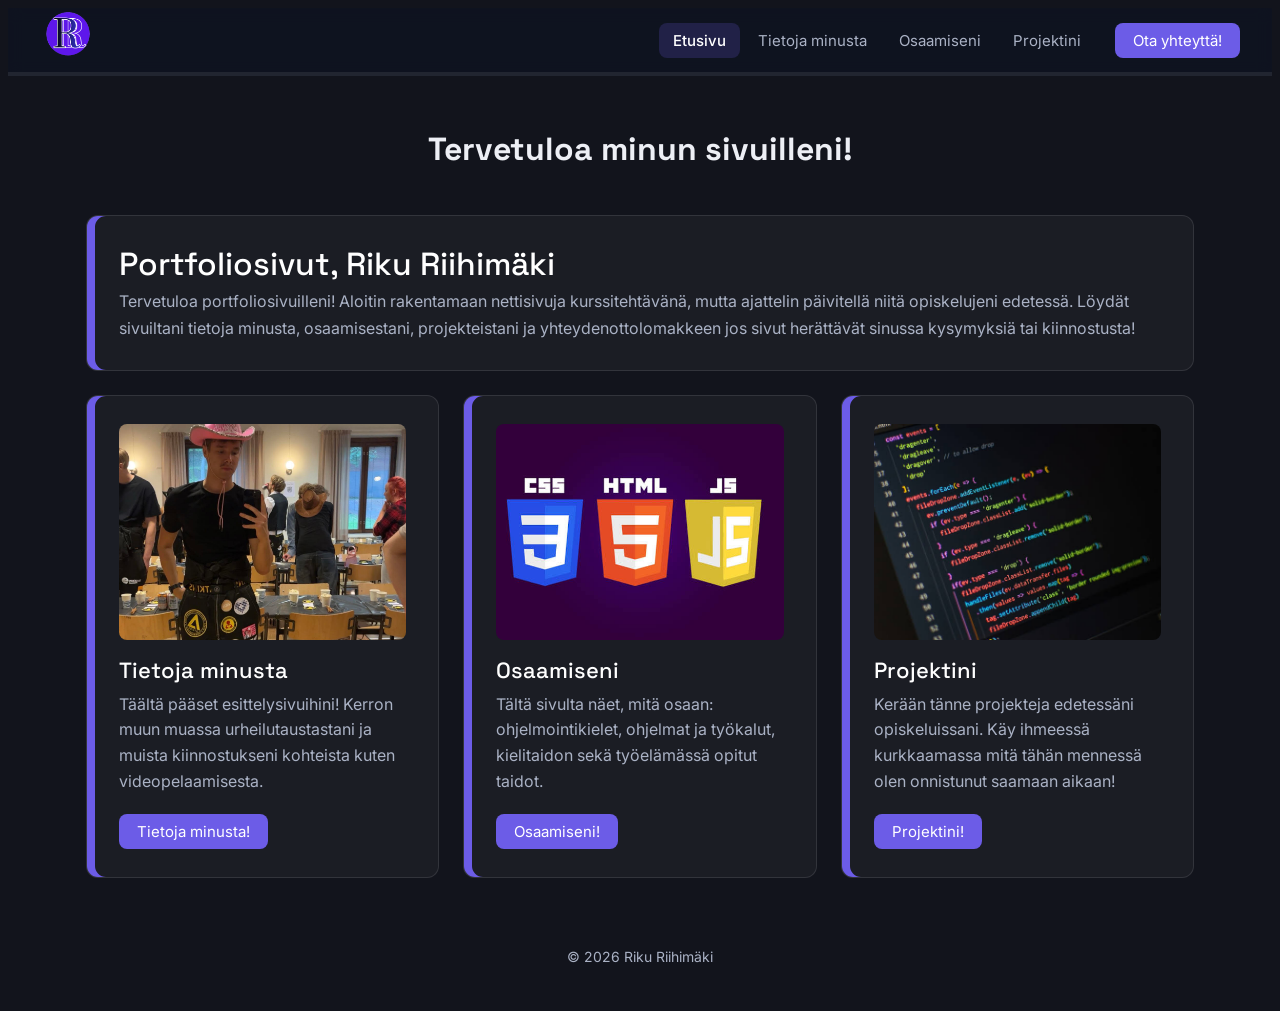
<file: index.html>
<!DOCTYPE html>
<html lang="fi">
<head>
  <meta charset="UTF-8" />
  <title>Minun sivut!</title>
  <meta name="viewport" content="width=device-width,initial-scale=1" />
  <meta name="description" content="" />
  <link rel = "stylesheet" href="css/styles.css">
  <link rel="preconnect" href="https://fonts.googleapis.com">
  <link rel="preconnect" href="https://fonts.gstatic.com" crossorigin>
  <link href="https://fonts.googleapis.com/css2?family=Space+Grotesk:wght@300..700&display=swap" rel="stylesheet">
  <link href="https://fonts.googleapis.com/css2?family=Inter:ital,opsz,wght@0,14..32,100..900;1,14..32,100..900&display=swap" rel="stylesheet">
</head>

<body>
  <header>
    <nav>
      <ul>
        <li><a href="index.html" class="logo"><img src="img/rikuvalmis.png" alt="rikulogo"></a></li>
        <li><a href="index.html" target="_self" class="active">Etusivu</a></li>
        <li><a href="about.html" target="_self">Tietoja minusta</a> </li>
        <li><a href="skills.html" target="_self"> Osaamiseni</a></li>
        <li><a href="projects.html" target="_self">Projektini</a></li>
        <li><a href="contact.html" target="_self">Ota yhteyttä!</a></li>
      </ul>
    </nav>
  </header>
  
  <main class="container">
     <h1>Tervetuloa minun sivuilleni!</h1>
      <section class="intro-card">
        <h2> Portfoliosivut, Riku Riihimäki</h2>
          <p class="intro-text"> Tervetuloa portfoliosivuilleni! Aloitin rakentamaan nettisivuja kurssitehtävänä, mutta ajattelin päivitellä niitä opiskelujeni edetessä. Löydät sivuiltani tietoja minusta, osaamisestani, projekteistani ja yhteydenottolomakkeen jos sivut herättävät sinussa kysymyksiä tai kiinnostusta! </p>
      </section>
  
    <div class="card-grid">
      <article class="info-card">
        <img src="img/riku2.jpg" alt="minakuva">
          <h3>Tietoja minusta</h3>
          <p> Täältä pääset esittelysivuihini! Kerron muun muassa urheilutaustastani ja  muista kiinnostukseni kohteista kuten videopelaamisesta. </p>
          <a href="about.html" class="button">Tietoja minusta!</a>
      </article>

      <article class="info-card">
        <img src="img/osaamis.jpg" alt="osaamis">
          <h3>Osaamiseni</h3>
          <p>Tältä sivulta näet, mitä osaan: ohjelmointikielet, ohjelmat ja työkalut, kielitaidon sekä työelämässä opitut taidot.</p>
          <a href="skills.html" class="button">Osaamiseni!</a>
      </article>

      <article class="info-card">
        <img src="img/koodi.jpg" alt="koodi">
          <h3>Projektini</h3>
          <p>Kerään tänne projekteja edetessäni opiskeluissani. Käy ihmeessä kurkkaamassa mitä tähän mennessä olen onnistunut saamaan aikaan!</p>
          <a href="projects.html" class="button">Projektini!</a>
      </article>
    </div>

</main>
  <footer>
    <p>© 2026 Riku Riihimäki</p>
  </footer>
</body>
</html>
</file>
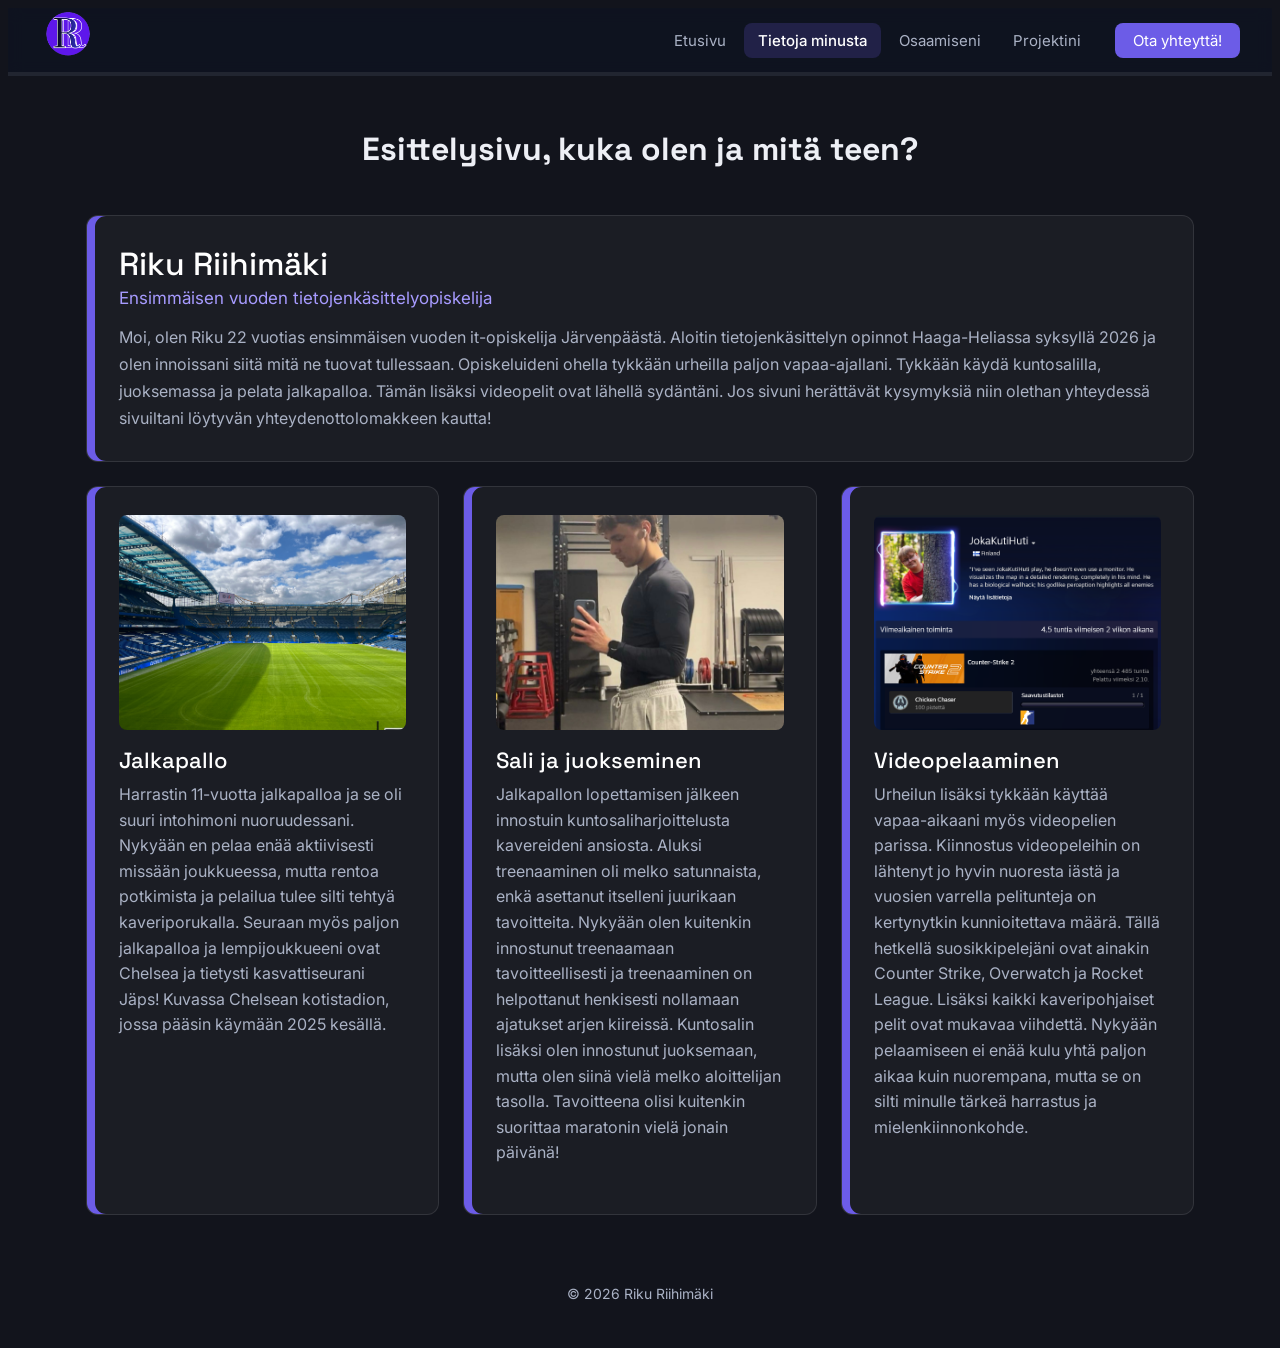
<file: about.html>
<!DOCTYPE html>
<html lang="fi">
<head>
  <meta charset="UTF-8" />
  <title>Minun sivut!</title>
  <meta name="viewport" content="width=device-width,initial-scale=1" />
  <meta name="description" content="" />
  <link rel ="stylesheet" href="css/styles.css">
  <link rel="preconnect" href="https://fonts.googleapis.com">
  <link rel="preconnect" href="https://fonts.gstatic.com" crossorigin>
  <link href="https://fonts.googleapis.com/css2?family=Space+Grotesk:wght@300..700&display=swap" rel="stylesheet">
  <link href="https://fonts.googleapis.com/css2?family=Inter:ital,opsz,wght@0,14..32,100..900;1,14..32,100..900&display=swap" rel="stylesheet">
</head>

<body>
  <header>
    <nav>
      <ul>
        <li><a href="index.html" class="logo"><img src="img/rikuvalmis.png" alt="rikulogo"></a></li>
        <li><a href="index.html" target="_self" >Etusivu</a></li>
        <li><a href="about.html" target="_self" class="active" > Tietoja minusta</a> </li>
        <li><a href="skills.html" target="_self" >Osaamiseni</a></li>
        <li><a href="projects.html" target="_self">Projektini</a></li>
        <li><a href="contact.html" target="_self">Ota yhteyttä!</a></li>
      </ul>
    </nav>
  </header>
  
  <main class="container">
    <h1> Esittelysivu, kuka olen ja mitä teen? </h1>

    <section class="intro-card">
      <h2>Riku Riihimäki</h2>
        <p class="intro-role">Ensimmäisen vuoden tietojenkäsittelyopiskelija</p>
        <p class="intro-text"> Moi, olen Riku 22 vuotias ensimmäisen vuoden it-opiskelija Järvenpäästä. Aloitin tietojenkäsittelyn opinnot Haaga-Heliassa syksyllä 2026 ja olen innoissani siitä mitä ne tuovat tullessaan. Opiskeluideni ohella tykkään urheilla paljon vapaa-ajallani. Tykkään käydä kuntosalilla, juoksemassa ja pelata jalkapalloa. Tämän lisäksi videopelit ovat lähellä sydäntäni. Jos sivuni herättävät kysymyksiä niin olethan yhteydessä sivuiltani löytyvän yhteydenottolomakkeen kautta!</p>
    </section>
  

    <div class="card-grid">
      <article class="info-card">
      <img src="img/stadikka.jpeg" alt="stadion">
      <h3>Jalkapallo</h3>
        <p> Harrastin 11-vuotta jalkapalloa ja se oli suuri intohimoni nuoruudessani. Nykyään en pelaa enää aktiivisesti missään joukkueessa, mutta rentoa potkimista ja pelailua tulee silti tehtyä kaveriporukalla. Seuraan myös paljon jalkapalloa ja lempijoukkueeni ovat Chelsea ja tietysti kasvattiseurani Jäps! Kuvassa Chelsean kotistadion, jossa pääsin käymään 2025 kesällä. </p>
    
      </article>

      <article class="info-card">
        <img src="img/sali.jpeg" alt="sali">
        <h3>Sali ja juokseminen</h3>
        <p> Jalkapallon lopettamisen jälkeen innostuin kuntosaliharjoittelusta kavereideni ansiosta. Aluksi treenaaminen oli melko satunnaista, enkä asettanut itselleni juurikaan tavoitteita. Nykyään olen kuitenkin innostunut treenaamaan tavoitteellisesti ja treenaaminen on helpottanut henkisesti nollamaan ajatukset arjen kiireissä. Kuntosalin lisäksi olen innostunut juoksemaan, mutta olen siinä vielä melko aloittelijan tasolla. Tavoitteena olisi kuitenkin suorittaa maratonin vielä jonain päivänä!</p>
  
      </article>

      <article class="info-card">
        <img src="img/pelaus.png" alt="pelaaminen">
        <h3>Videopelaaminen</h3>
        <p> Urheilun lisäksi tykkään käyttää vapaa-aikaani myös videopelien parissa. Kiinnostus videopeleihin on lähtenyt jo hyvin nuoresta iästä ja vuosien varrella pelitunteja on kertynytkin kunnioitettava määrä. Tällä hetkellä suosikkipelejäni ovat ainakin Counter Strike, Overwatch ja Rocket League. Lisäksi kaikki kaveripohjaiset pelit ovat mukavaa viihdettä. Nykyään pelaamiseen ei enää kulu yhtä paljon aikaa kuin nuorempana, mutta se on silti minulle tärkeä harrastus ja mielenkiinnonkohde.  </p>
      </article>

    </div>

  </main>
    <footer>
      <p>© 2026 Riku Riihimäki</p>
    </footer>
    
</body>
</html>
</file>
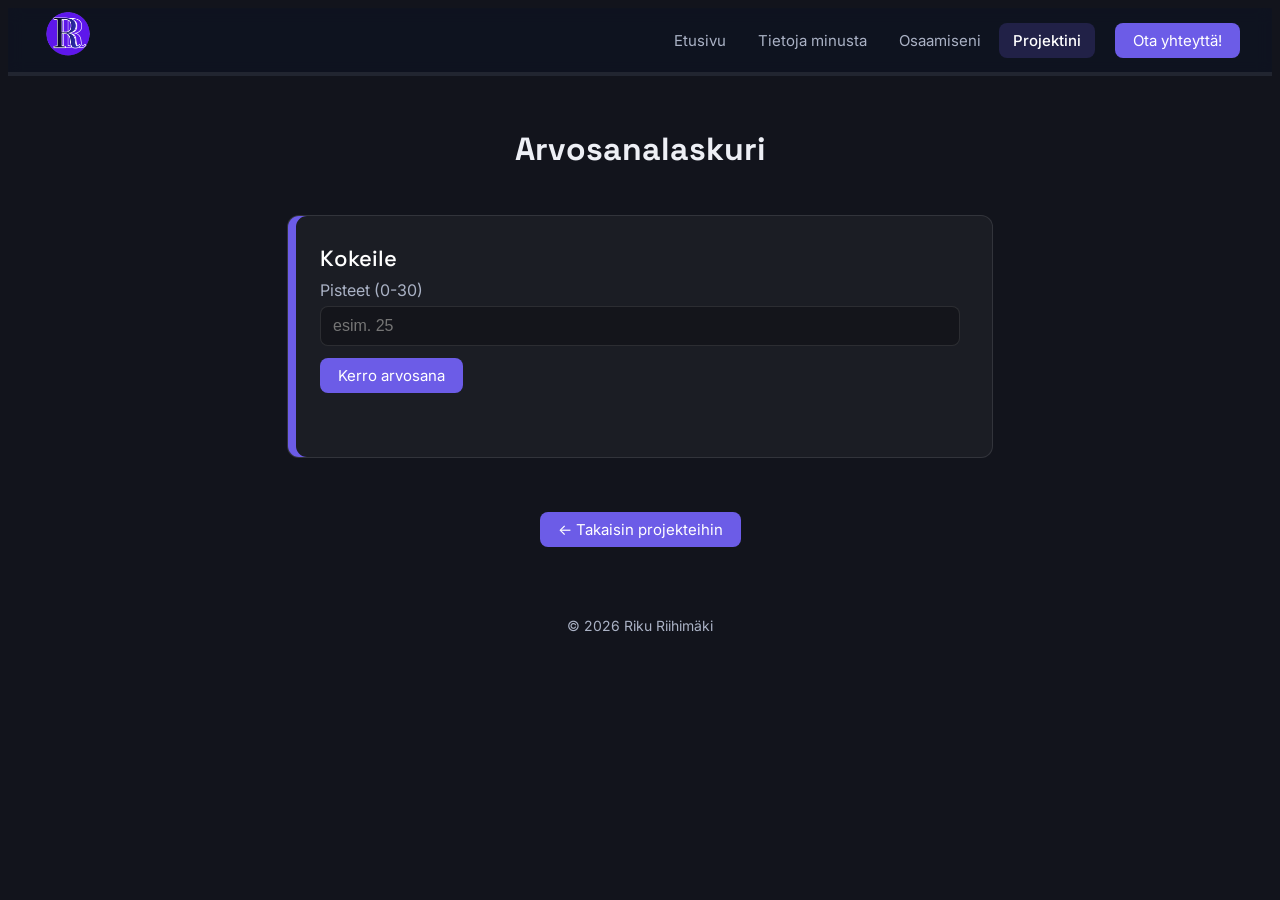
<file: arvosanalaskuri.html>
<!DOCTYPE html>
<html lang="fi">
<head>
  <meta charset="UTF-8" />
  <title>Minun sivut!</title>
  <meta name="viewport" content="width=device-width,initial-scale=1" />
  <meta name="description" content="" />
  <link rel = "stylesheet" href="css/styles.css">
  <link rel="preconnect" href="https://fonts.googleapis.com">
  <link rel="preconnect" href="https://fonts.gstatic.com" crossorigin>
  <link href="https://fonts.googleapis.com/css2?family=Space+Grotesk:wght@300..700&display=swap" rel="stylesheet">
  <link href="https://fonts.googleapis.com/css2?family=Inter:ital,opsz,wght@0,14..32,100..900;1,14..32,100..900&display=swap" rel="stylesheet">
</head>

<body>
  <header>
    <nav>
      <ul>
        <li><a href="index.html" class="logo"><img src="img/rikuvalmis.png" alt="rikulogo"></a></li>
        <li><a href="index.html" target="_self">Etusivu</a></li>
        <li><a href="about.html" target="_self">Tietoja minusta</a> </li>
        <li><a href="skills.html" target="_self"> Osaamiseni</a></li>
        <li><a href="projects.html" target="_self" class="active" >Projektini</a></li>
        <li><a href="contact.html" target="_self">Ota yhteyttä!</a></li>
      </ul>
    </nav>
  </header>

  <main class = "container">
    <h1>Arvosanalaskuri</h1>
    <section class="card-grid">
      <article class="info-card">
        <h3>Kokeile</h3>
          <form class="project-form" id="arvosana-lomake">
            <label for="pisteet">
              Pisteet (0-30)
              <input type="number" id="pisteet" min="0" max="30" inputmode="numeric" placeholder="esim. 25">
            </label>
              <button type="submit" class="button">Kerro arvosana</button>
          </form>
              <p class="result" id="arvosana-vastaus" aria-live="polite"></p>
      </article>
    </section>

    <div class="card-grid back-to-projects" >
        <a href="projects.html" class="button">← Takaisin projekteihin</a>
    </div>
 
  </main>

    <script src="js/arvosanalaskuri.js"></script>
  
  <footer>
    <p>© 2026 Riku Riihimäki</p>
  </footer>   
</body>
</html>
</file>
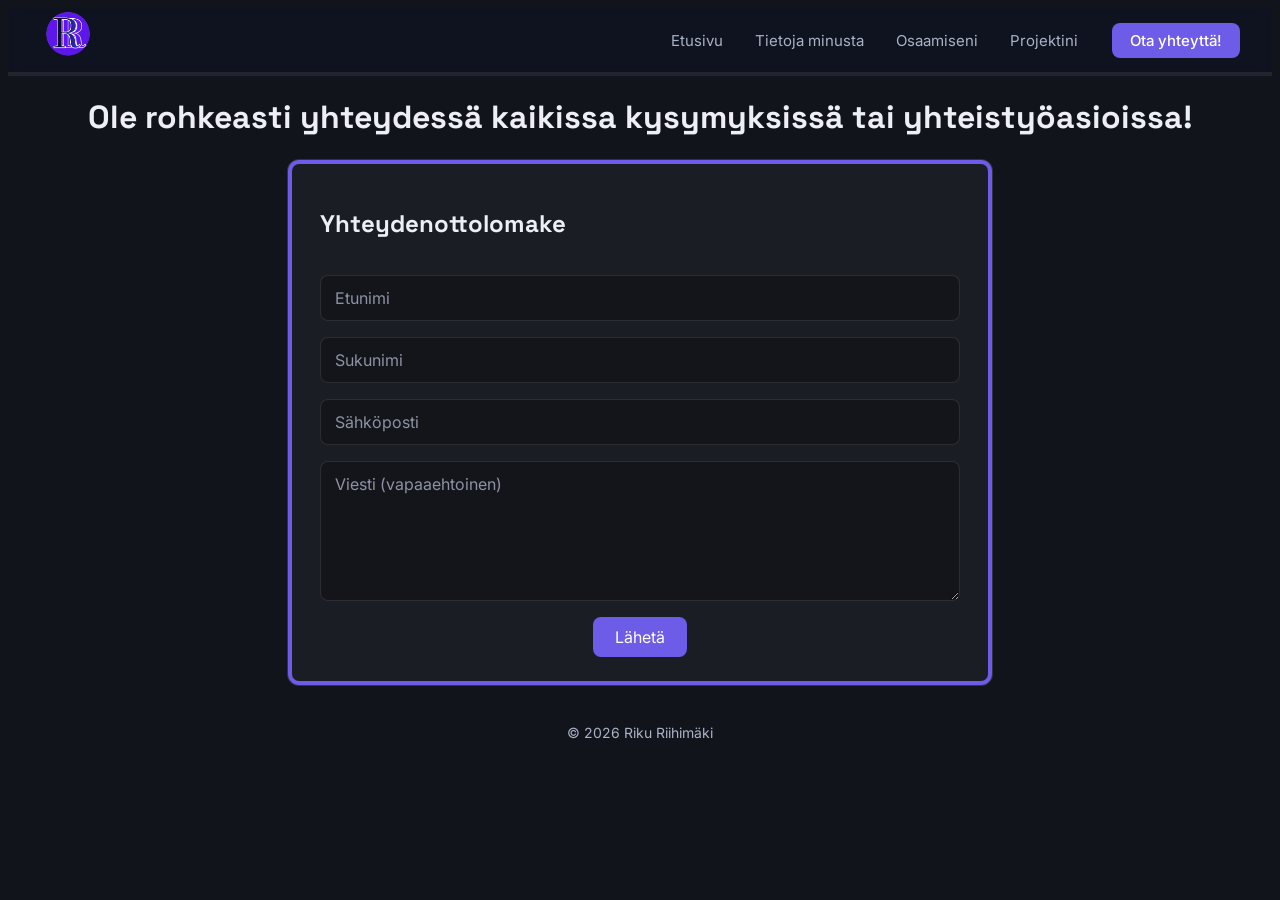
<file: contact.html>
<!DOCTYPE html>
<html lang="fi">
<head>
  <meta charset="UTF-8" />
  <title>Minun sivut!</title>
  <meta name="viewport" content="width=device-width,initial-scale=1" />
  <meta name="description" content="" />
  <link rel = "stylesheet" href="css/styles.css">
  <link rel="preconnect" href="https://fonts.googleapis.com">
  <link rel="preconnect" href="https://fonts.gstatic.com" crossorigin>
  <link href="https://fonts.googleapis.com/css2?family=Space+Grotesk:wght@300..700&display=swap" rel="stylesheet">
  <link href="https://fonts.googleapis.com/css2?family=Inter:ital,opsz,wght@0,14..32,100..900;1,14..32,100..900&display=swap" rel="stylesheet">
</head>

<body>
  <header>
    <nav>
      <ul>
        <li><a href="index.html" class="logo"><img src="img/rikuvalmis.png" alt="rikulogo"></a></li>
        <li><a href="index.html" target="_self" >Etusivu</a></li>
        <li><a href="about.html" target="_self" >Tietoja minusta</a> </li>
        <li><a href="skills.html" target="_self" > Osaamiseni</a></li>
        <li><a href="projects.html" target="_self">Projektini</a></li>
        <li><a href="contact.html" target="_self" class="active">Ota yhteyttä!</a></li>
      </ul>
    </nav>
  </header>

  <main>
    <h1> Ole rohkeasti yhteydessä kaikissa kysymyksissä tai yhteistyöasioissa!</h1>

   <form action="https://rikuriihimaki.eu/php/palaute.php" method="POST" class="palautelomake">
      <h2> Yhteydenottolomake </h2>
      <input type="text" name="etunimi" placeholder="Etunimi" required>
      <input type="text" name="sukunimi" placeholder="Sukunimi" required>
      <input type="email" name="email" placeholder="Sähköposti" required>
      <textarea name="viesti" placeholder="Viesti (vapaaehtoinen)"></textarea>
      <input type="text" name="nettisivu" style="display:none" tabindex="-1" autocomplete="off">
      <button type="submit">Lähetä</button>
    </form>
  </main>

  <footer>
    <p>© 2026 Riku Riihimäki</p>
  </footer>
</body>
</html>
</file>
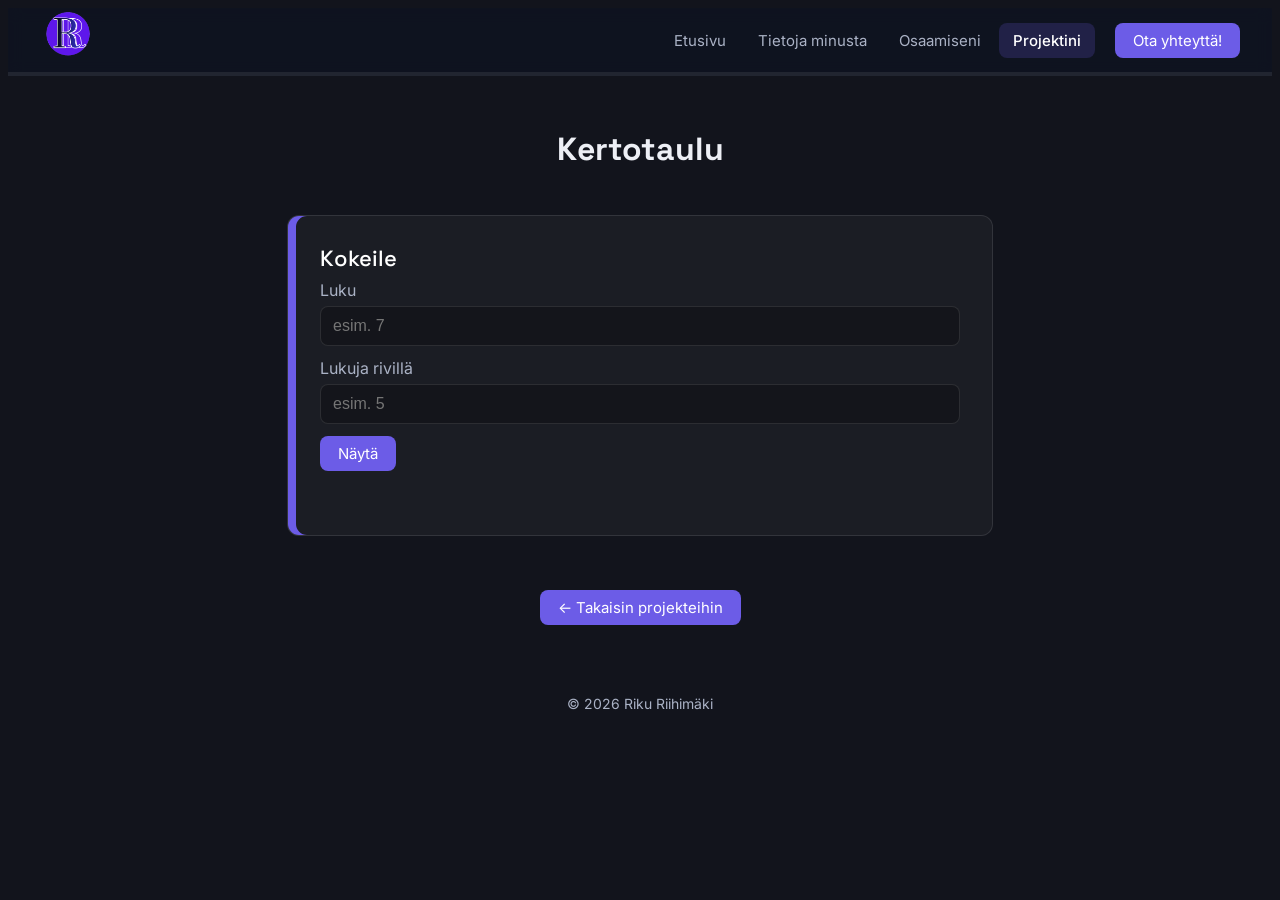
<file: kertotaulu.html>
<!DOCTYPE html>
<html lang="fi">
<head>
  <meta charset="UTF-8" />
  <title>Minun sivut!</title>
  <meta name="viewport" content="width=device-width,initial-scale=1" />
  <meta name="description" content="" />
  <link rel = "stylesheet" href="css/styles.css">
  <link rel="preconnect" href="https://fonts.googleapis.com">
  <link rel="preconnect" href="https://fonts.gstatic.com" crossorigin>
  <link href="https://fonts.googleapis.com/css2?family=Space+Grotesk:wght@300..700&display=swap" rel="stylesheet">
  <link href="https://fonts.googleapis.com/css2?family=Inter:ital,opsz,wght@0,14..32,100..900;1,14..32,100..900&display=swap" rel="stylesheet">
</head>

<body>  
  <header>
    <nav>
      <ul>
        <li><a href="index.html" class="logo"><img src="img/rikuvalmis.png" alt="rikulogo"></a></li>
        <li><a href="index.html" target="_self">Etusivu</a></li>
        <li><a href="about.html" target="_self">Tietoja minusta</a> </li>
        <li><a href="skills.html" target="_self"> Osaamiseni</a></li>
        <li><a href="projects.html" target="_self" class="active" >Projektini</a></li>
        <li><a href="contact.html" target="_self">Ota yhteyttä!</a></li>
      </ul>
    </nav>
  </header>
<main class = "container">
  <h1>Kertotaulu</h1>

    <section class="card-grid">
      <article class="info-card">
        <h3>Kokeile</h3>

        <form class="project-form" id="kertotaulu-lomake">
          <label for="luku">
            Luku
            <input type="number" id="luku" inputmode="numeric" placeholder="esim. 7">
          </label>

          <label for="rivilla">
            Lukuja rivillä
            <input type="number" id="rivilla" min="1" inputmode="numeric" placeholder="esim. 5">
          </label>

            <button type="submit" class="button">Näytä</button>
        </form>
            <p class="result" id="kertotaulu-vastaus" aria-live="polite"></p>
      </article>
    </section>

    <div class="card-grid back-to-projects">
      <a href="projects.html" class="button">← Takaisin projekteihin</a>
    </div>

  </main>

  <script src="js/kertotaulu.js"></script>

  <footer>
    <p>© 2026 Riku Riihimäki</p>
  </footer>
</body>
</html>
</file>
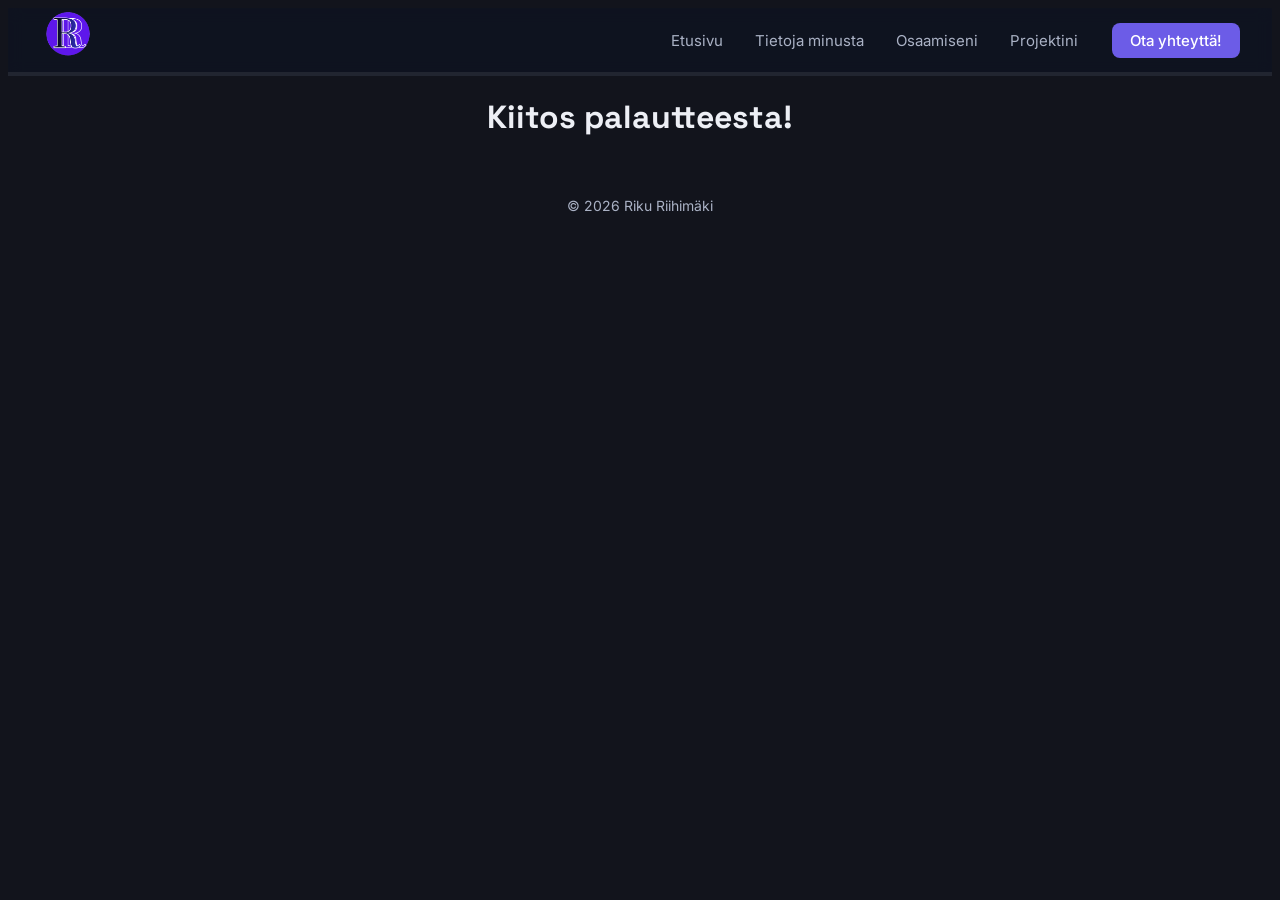
<file: kiitos.html>
<!DOCTYPE html>
<html lang="fi">
<head>
  <meta charset="UTF-8" />
  <title>Minun sivut!</title>
  <meta name="viewport" content="width=device-width,initial-scale=1" />
  <meta name="description" content="" />
  <link rel = "stylesheet" href="css/styles.css">
  <link rel="preconnect" href="https://fonts.googleapis.com">
  <link rel="preconnect" href="https://fonts.gstatic.com" crossorigin>
  <link href="https://fonts.googleapis.com/css2?family=Space+Grotesk:wght@300..700&display=swap" rel="stylesheet">
  <link href="https://fonts.googleapis.com/css2?family=Inter:ital,opsz,wght@0,14..32,100..900;1,14..32,100..900&display=swap" rel="stylesheet">
</head>

  

<body>
  <header>
    <nav>
      <ul>
        <li><a href="index.html" class="logo"><img src="img/rikuvalmis.png" alt="rikulogo"></a></li>
        <li><a href="index.html" target="_self" >Etusivu</a></li>
        <li><a href="about.html" target="_self" > Tietoja minusta</a> </li>
        <li><a href="skills.html" target="_self" >Osaamiseni</a></li>
        <li><a href="projects.html" target="_self">Projektini</a></li>
        <li><a href="contact.html" target="_self" class="active" >Ota yhteyttä!</a></li>
      </ul>
    </nav>
  </header>

<h1> Kiitos palautteesta! </h1>

</body>
  <footer>
    <p>© 2026 Riku Riihimäki</p>
  </footer>
</html>
</file>
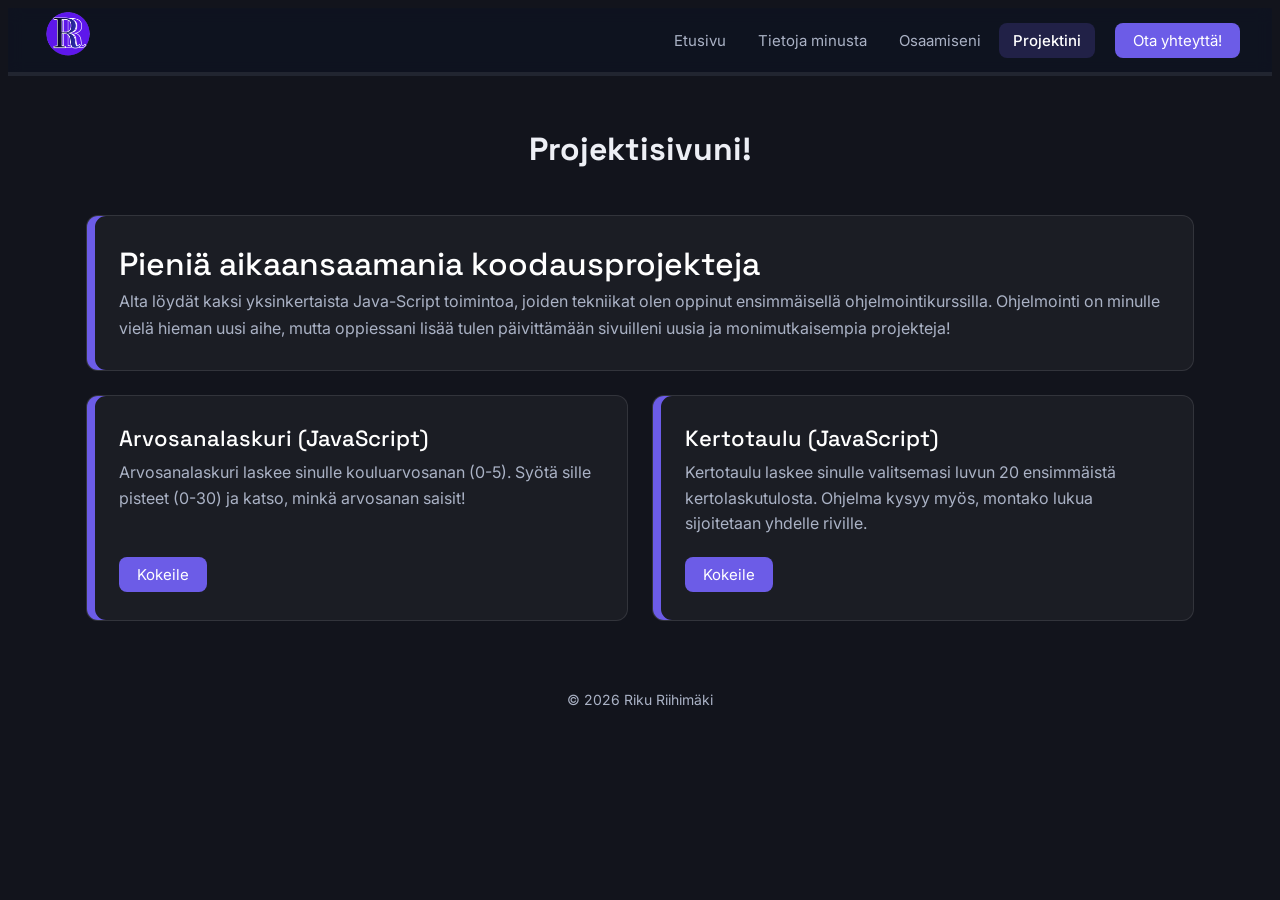
<file: projects.html>
<!DOCTYPE html>
<html lang="fi">
<head>
  <meta charset="UTF-8" />
  <title>Minun sivut!</title>
  <meta name="viewport" content="width=device-width,initial-scale=1" />
  <meta name="description" content="" />
  <link rel = "stylesheet" href="css/styles.css">
  <link rel="preconnect" href="https://fonts.googleapis.com">
  <link rel="preconnect" href="https://fonts.gstatic.com" crossorigin>
  <link href="https://fonts.googleapis.com/css2?family=Space+Grotesk:wght@300..700&display=swap" rel="stylesheet">
  <link href="https://fonts.googleapis.com/css2?family=Inter:ital,opsz,wght@0,14..32,100..900;1,14..32,100..900&display=swap" rel="stylesheet">
</head>

<body>
  <header>
    <nav>
      <ul>
        <li><a href="index.html" class="logo"><img src="img/rikuvalmis.png" alt="rikulogo"></a></li>
        <li><a href="index.html" target="_self">Etusivu</a></li>
        <li><a href="about.html" target="_self">Tietoja minusta</a> </li>
        <li><a href="skills.html" target="_self"> Osaamiseni</a></li>
        <li><a href="projects.html" target="_self" class="active" >Projektini</a></li>
        <li><a href="contact.html" target="_self">Ota yhteyttä!</a></li>
      </ul>
    </nav>
  </header>

  

  <main class="container projects-page">
    <h1>Projektisivuni!</h1>
    <section class="intro-card">
      <h2>Pieniä aikaansaamania koodausprojekteja</h2>
      <p class="intro-text">
        Alta löydät kaksi yksinkertaista Java-Script toimintoa, joiden tekniikat olen oppinut ensimmäisellä ohjelmointikurssilla. Ohjelmointi on minulle vielä hieman uusi aihe, mutta oppiessani lisää tulen päivittämään sivuilleni uusia ja monimutkaisempia projekteja! 
      </p>
    </section>

    <div class="card-grid">
      <article class="info-card">
        <h3>Arvosanalaskuri (JavaScript)</h3>
        <p> Arvosanalaskuri laskee sinulle kouluarvosanan (0-5). Syötä sille pisteet (0-30) ja katso, minkä arvosanan saisit!</p>
        <a href="arvosanalaskuri.html" class="button">Kokeile</a>
      </article>

      <article class="info-card">
        <h3>Kertotaulu (JavaScript)</h3>
        <p>Kertotaulu laskee sinulle valitsemasi luvun 20 ensimmäistä kertolaskutulosta. Ohjelma kysyy myös, montako lukua sijoitetaan yhdelle riville.</p>
        <a href="kertotaulu.html" class="button">Kokeile</a>
      </article>
    </div>

</main>
  <footer>
    <p>© 2026 Riku Riihimäki</p>
  </footer>
</body>
</html>
</file>
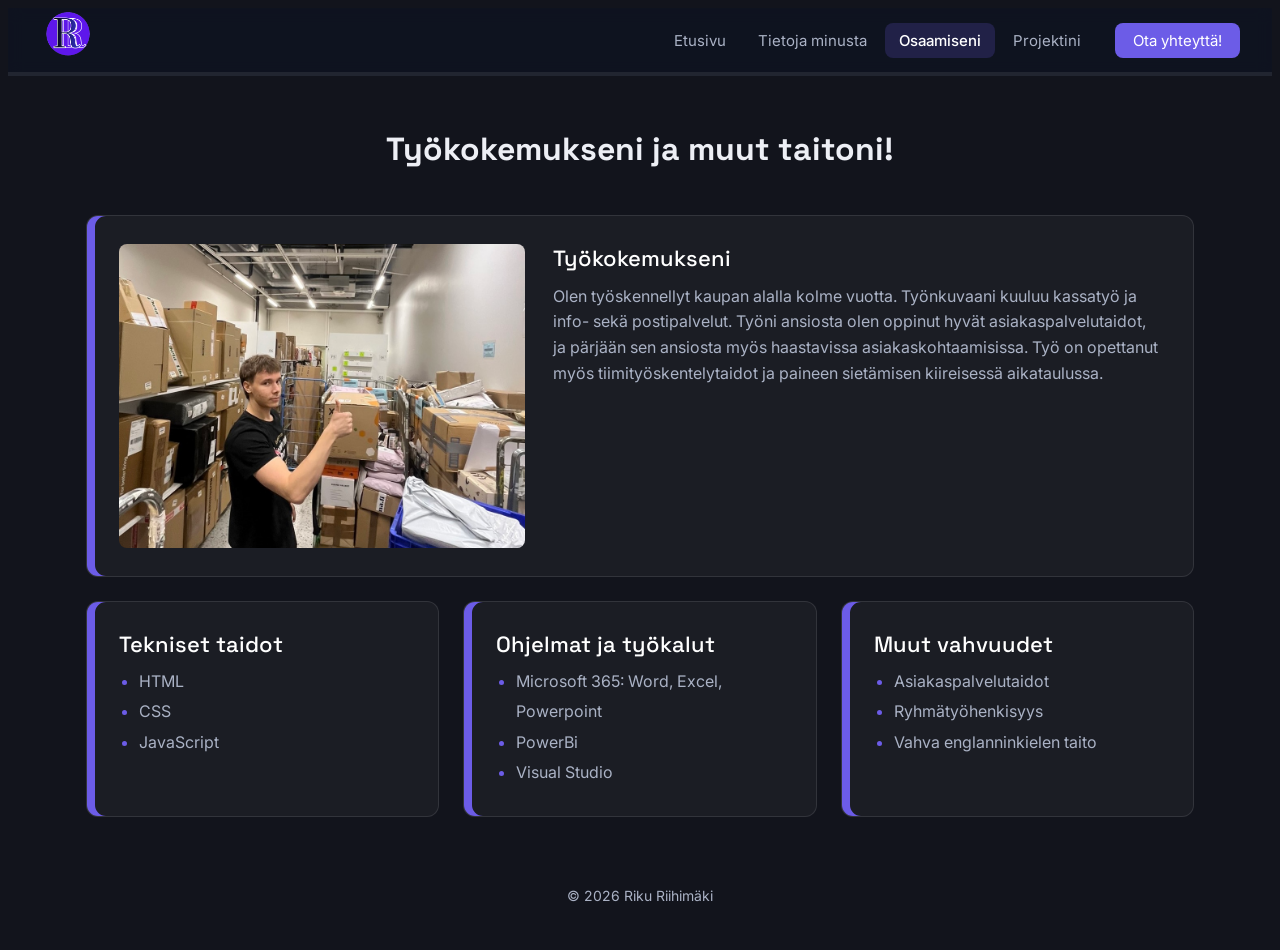
<file: skills.html>
<!DOCTYPE html>
<html lang="fi">
<head>
  <meta charset="UTF-8" />
  <title>Minun sivut!</title>
  <meta name="viewport" content="width=device-width,initial-scale=1" />
  <meta name="description" content="" />
  <link rel = "stylesheet" href="css/styles.css">
  <link rel="preconnect" href="https://fonts.googleapis.com">
  <link rel="preconnect" href="https://fonts.gstatic.com" crossorigin>
  <link href="https://fonts.googleapis.com/css2?family=Space+Grotesk:wght@300..700&display=swap" rel="stylesheet">
  <link href="https://fonts.googleapis.com/css2?family=Inter:ital,opsz,wght@0,14..32,100..900;1,14..32,100..900&display=swap" rel="stylesheet">
</head>

<body>
  <header>
    <nav>
      <ul>
        <li><a href="index.html" class="logo"><img src="img/rikuvalmis.png" alt="rikulogo"></a></li>
        <li><a href="index.html" target="_self" >Etusivu</a></li>
        <li><a href="about.html" target="_self" >Tietoja minusta</a> </li>
        <li><a href="skills.html" target="_self" class="active"> Osaamiseni</a></li>
        <li><a href="projects.html" target="_self">Projektini</a></li>
        <li><a href="contact.html" target="_self">Ota yhteyttä!</a></li>
      </ul>
    </nav>
  </header>
  
  <main class="container">
    <h1> Työkokemukseni ja muut taitoni! </h1>

    <div class="card-grid">

      <article class="info-card wide">
        <img src="img/tyo.jpeg" alt="työkuva">
        <h3>Työkokemukseni</h3>
        <p>
        Olen työskennellyt kaupan alalla kolme vuotta. Työnkuvaani kuuluu kassatyö
        ja info- sekä postipalvelut. Työni ansiosta olen oppinut hyvät asiakaspalvelutaidot,
        ja pärjään sen ansiosta myös haastavissa asiakaskohtaamisissa. Työ on opettanut myös tiimityöskentelytaidot
        ja paineen sietämisen kiireisessä aikataulussa.
        </p>
      </article>

      <article class="info-card">
        <h3>Tekniset taidot</h3>
        <ul class="skill-list">
          <li>HTML</li>
          <li>CSS</li>
          <li>JavaScript</li>
        </ul>
      </article>

      <article class="info-card">
        <h3>Ohjelmat ja työkalut</h3>
        <ul class="skill-list">
          <li>Microsoft 365: Word, Excel, Powerpoint</li>
          <li>PowerBi</li>
          <li>Visual Studio</li>
        </ul>
      </article>

      <article class="info-card">
        <h3> Muut vahvuudet</h3>
        <ul class="skill-list">
          <li>Asiakaspalvelutaidot</li>
          <li>Ryhmätyöhenkisyys</li>
          <li>Vahva englanninkielen taito</li>
        </ul>
      </article>

  </div>
</main>

  <footer>
    <p>© 2026 Riku Riihimäki</p>
  </footer>
</body>
</html>
</file>
<file: css/styles.css>
:root {
  --bg: rgb(18, 20, 28);
  --text: rgb(237, 239, 245);
  --text-dim: #aab2c5;
  --accent: #6c5ce7;
  --accent-hover: #5a4bd1;
  --accent-light: #a79bff;
  --surface: rgba(255, 255, 255, 0.04);
  --border: rgba(255, 255, 255, 0.1);
}

body {
  background-color: var(--bg);
  color: var(--text);
  font-family: "Inter", system-ui, Arial, sans-serif;
}
/*Otsikot*/
h1,
h2,
h3 {
  font-family: "Space Grotesk", sans-serif;
  color: var(--text);
}

h1 {
  text-align: center;
}

/*Sivunrunko*/
.container {
  max-width: 1140px;
  margin: 32px auto;
  padding: 0 16px;
  box-sizing: border-box;
  display: flex;
  flex-direction: column;
  gap: 24px;
}

/* Kaikki kortit yhteisellä tyylillä */
.intro-card,
.info-card,
.palautelomake {
  padding: 28px 32px;
  background: var(--surface);
  border: 1px solid var(--border);
  border-radius: 12px;
}

/* Liilavarjostus korteissa */
.intro-card,
.info-card {
  box-shadow: inset 8px 0 0 var(--accent);
}

/* Esittelykortti */
.intro-card h2 {
  margin: 0 0 4px;
  font-size: clamp(24px, 3vw, 32px);
  font-weight: 500;
  color: #fff;
}

.intro-role {
  margin: 0 0 16px;
  font-size: 17px;
  color: var(--accent-light);
}

.intro-text {
  margin: 0;
  font-size: 16px;
  line-height: 1.7;
  color: var(--text-dim);
}

/* Infokorit */
.card-grid {
  display: flex;
  flex-wrap: wrap;
  justify-content: center;
  gap: 24px;
  padding: 0 24px;
  box-sizing: border-box;
}

.container > .card-grid {
  padding: 0;
}

.card-grid .info-card {
  flex: 1 1 260px;
  max-width: 340px;
}

.card-grid .info-card:has(.result) {
  max-width: 640px;
}

.info-card {
  display: flex;
  flex-direction: column;
}

.info-card img {
  width: 100%;
  aspect-ratio: 4 / 3;
  object-fit: cover;
  display: block;
  border-radius: 8px;
  margin-bottom: 16px;
}

.info-card h3 {
  margin: 0 0 8px;
  font-size: 22px;
  font-weight: 500;
  color: #fff;
}

.info-card p {
  flex-grow: 1;
  margin: 0 0 20px;
  line-height: 1.6;
  color: var(--text-dim);
}

.info-card .result {
  white-space: pre-line;
  color: var(--accent-light);
}

/* Taitojenluettelolista*/
.skill-list {
  margin: 0;
  padding-left: 20px;
  line-height: 1.9;
  font-size: 16px;
  color: var(--text-dim);
}

/*Luettelomerkki listassa*/
.skill-list li::marker {
  color: var(--accent);
}

/* Työkokemuskortti */
.card-grid .info-card.wide {
  flex: 0 0 100%;
  max-width: none;
  box-sizing: border-box;
  display: grid;
  grid-template-columns: 2fr 3fr;
  grid-template-rows: auto 1fr;
  gap: 4px 28px;
  align-items: start;
}

.info-card.wide img {
  grid-row: 1 / span 2;
  height: 100%;
  margin-bottom: 0;
}

.info-card.wide h3,
.info-card.wide p {
  grid-column: 2;
}

.info-card.wide p {
  margin: 0;
}

/*Nappien ulkoasu*/
.button,
.palautelomake button {
  background: var(--accent);
  color: #fff;
  border: none;
  border-radius: 8px;
  font-family: inherit;
  cursor: pointer;
  transition: background-color 0.15s ease;
}

.button:hover,
.palautelomake button:hover {
  background: var(--accent-hover);
}

.button:focus-visible,
.palautelomake button:focus-visible {
  outline: 2px solid #fff;
  outline-offset: 2px;
}

.button {
  align-self: flex-start;
  padding: 8px 18px;
  font-size: 15px;
  text-decoration: none;
}

.palautelomake button {
  align-self: center;
  padding: 10px 22px;
  font-size: 16px;
}

.back-to-projects {
  margin-top: 30px;
}

/*Sivun alaosa*/
footer {
  text-align: center;
  padding: 24px 16px;
  font-size: 14px;
  color: var(--text-dim);
}
/* Navigaatiovalikko */
header {
  position: sticky;
  top: 0;
  z-index: 10;
}
nav {
  background: rgba(15, 19, 32, 0.85);
  backdrop-filter: blur(8px);
  border-bottom: 4px solid rgba(255, 255, 255, 0.08);
}

nav ul {
  list-style: none;
  margin: 0 auto;
  padding: 0 24px;
  max-width: 1200px;
  height: 64px;
  display: flex;
  align-items: center;
  gap: 4px;
}

nav ul li a {
  display: block;
  padding: 8px 14px;
  color: var(--text-dim);
  text-decoration: none;
  font-size: 15px;
  border-radius: 8px;
  transition: color 0.15s ease, background-color 0.15s ease;
}

nav ul li a:hover {
  color: #fff;
  background-color: rgba(255, 255, 255, 0.06);
}

/* Sivu jossa olet */
nav ul li a.active {
  color: #fff;
  font-weight: 500;
  background-color: color-mix(in srgb, var(--accent) 20%, transparent);
}

nav ul li a:focus-visible {
  outline: 2px solid #fff;
  outline-offset: 2px;
}

/* Logo */
nav ul li:first-child {
  margin-right: auto;
}

nav ul li:first-child a,
nav ul li:first-child a:hover {
  padding: 0;
  background: none;
}

nav ul li:first-child img {
  display: block;
  width: auto;
  height: 64px;
  border-radius: 16px;
}

/* "Ota yhteyttä" -nappi */
nav ul li:last-child {
  margin-left: 16px;
}

nav ul li:last-child a {
  padding: 8px 18px;
  color: #fff;
  background-color: var(--accent);
}

nav ul li:last-child a:hover {
  background-color: var(--accent-hover);
}

/* Lomakkeet */
.palautelomake input,
.palautelomake textarea,
.project-form input {
  background: rgba(0, 0, 0, 0.25);
  color: var(--text);
  border: 1px solid var(--border);
  border-radius: 8px;
  font-size: 16px;
}

/* Palaute/yhteydenottolomake */
.palautelomake {
  display: flex;
  flex-direction: column;
  gap: 16px;
  max-width: 640px;
  margin: 0 auto;
  box-shadow: inset 0 0 0 4px var(--accent);
}

.palautelomake input,
.palautelomake textarea {
  width: 100%;
  box-sizing: border-box;
  padding: 12px 14px;
  font-family: inherit;
  transition: border-color 0.15s ease, box-shadow 0.15s ease;
}

.palautelomake input::placeholder,
.palautelomake textarea::placeholder {
  color: var(--text-dim);
  opacity: 0.8;
}

.palautelomake input:focus,
.palautelomake textarea:focus {
  outline: none;
  border-color: var(--accent);
  box-shadow: 0 0 0 3px color-mix(in srgb, var(--accent) 30%, transparent);
}

.palautelomake textarea {
  min-height: 140px;
  resize: vertical;
}

/* Projektien lomake */
.project-form {
  display: flex;
  flex-direction: column;
  gap: 12px;
  margin-bottom: 16px;
}

.project-form label {
  display: flex;
  flex-direction: column;
  gap: 6px;
  color: var(--text-dim);
}

.project-form input {
  padding: 10px 12px;
}

/* Projektisivun kortit*/
.projects-page .card-grid {
  display: grid;
  grid-template-columns: repeat(2, minmax(0, 1fr));
}

.projects-page .card-grid .info-card {
  max-width: none;
  min-width: 0;
}

/* Mobiili-ulkoasu */
@media (max-width: 768px) {

  /* Valikon rivittäytyminen */
  nav ul {
    height: auto;
    flex-wrap: wrap;
    justify-content: center;
    padding: 8px 12px;
  }

  nav ul li:first-child {
    flex-basis: 100%;
    margin-right: 0;
    display: flex;
    justify-content: center;
  }

  nav ul li:first-child img {
    height: 56px;
  }

  nav ul li a {
    padding: 8px 12px;
    font-size: 14px;
  }

  nav ul li:last-child {
    margin-left: 0;
  }

  /* Työkokemuskortin kuva ylös ja teksti alle mobiilissa */
  .card-grid .info-card.wide {
    display: flex;
    flex-direction: column;
    gap: 0;
  }

  .card-grid .info-card.wide img {
    height: auto;
    margin-bottom: 16px;
  }

  .card-grid .info-card.wide h3,
  .card-grid .info-card.wide p {
    margin: 0 0 12px;
  }

  /* Projektisivun kortit mobiilissa */
  .projects-page .card-grid {
    grid-template-columns: minmax(0, 1fr);
    gap: 16px;
  }

  .projects-page .card-grid .info-card {
    padding: 20px 18px;
  }

  .projects-page .card-grid .info-card h3 {
    font-size: 20px;
    line-height: 1.4;
    overflow-wrap: anywhere;
  }

  .projects-page .card-grid .info-card p {
    line-height: 1.7;
    overflow-wrap: anywhere;
  }

  .projects-page .card-grid .info-card .button {
    margin-top: 4px;
  }
}
</file>
